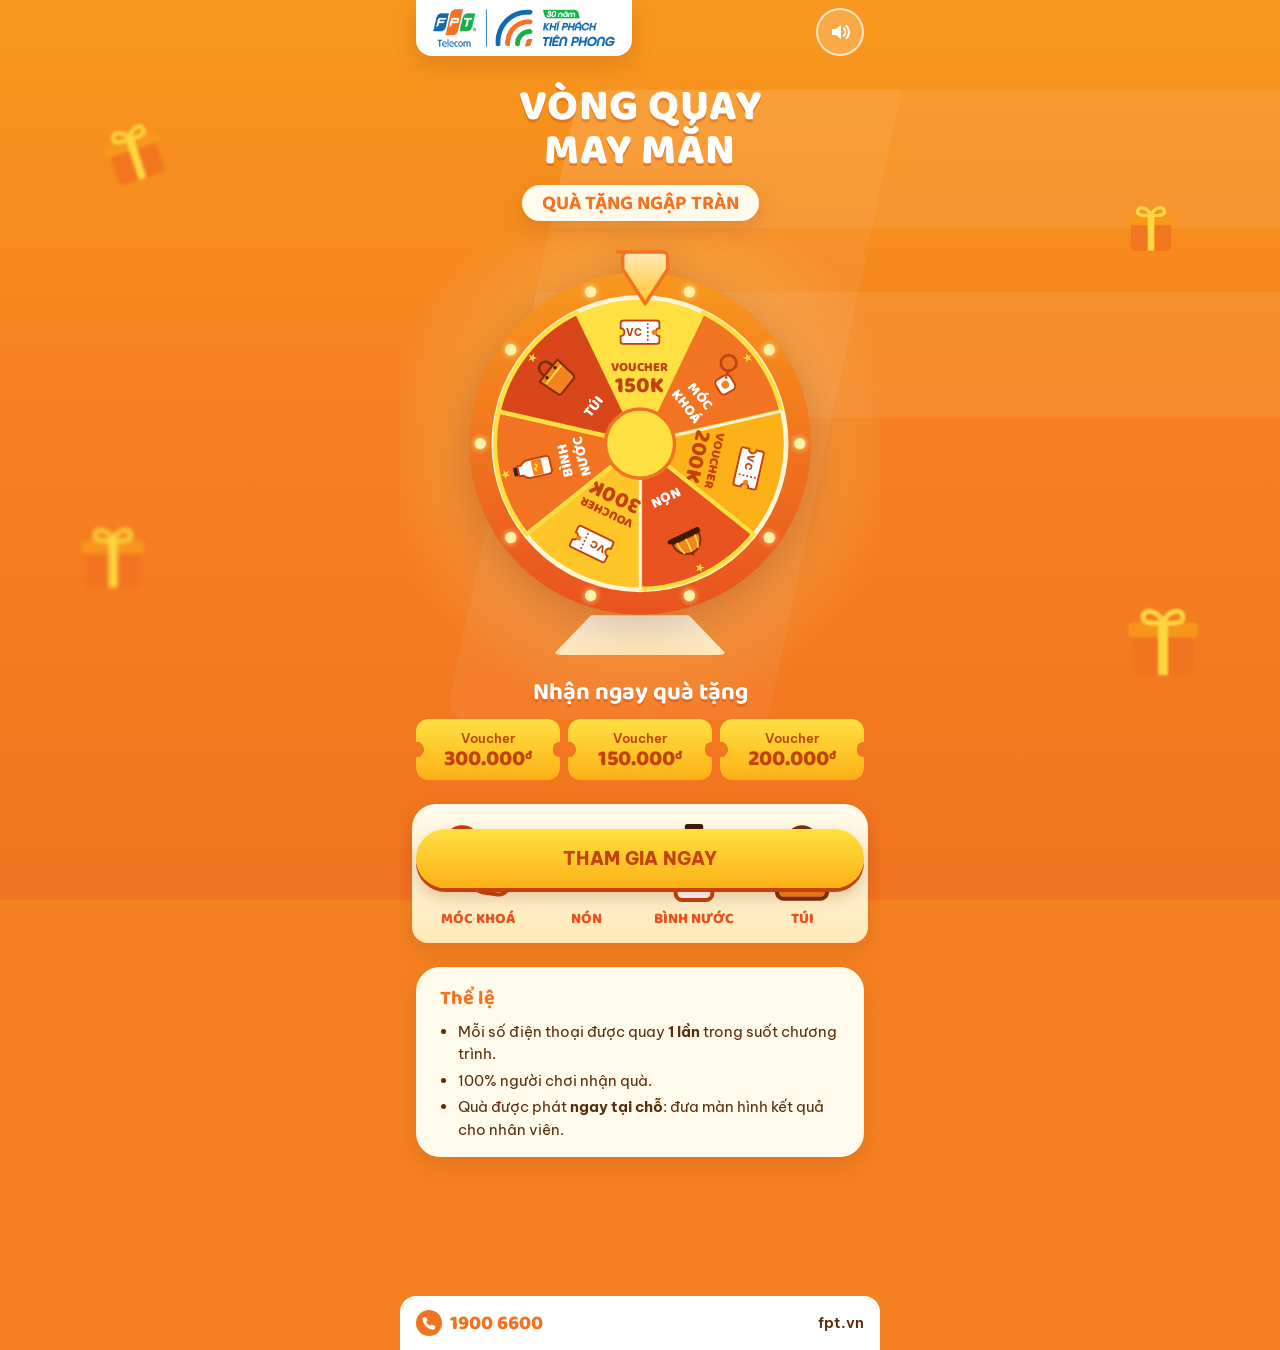
<file: public/index.html>
<!doctype html>
<html lang="vi">
<head>
  <meta charset="utf-8">
  <meta name="viewport" content="width=device-width, initial-scale=1, viewport-fit=cover">
  <meta name="theme-color" content="#F58220">
  <title>Vòng quay may mắn – FPT Telecom</title>
  <meta name="description" content="Vòng quay may mắn – Quà tặng ngập tràn cùng FPT Telecom">
  <link rel="icon" type="image/png" href="assets/favicon.png">
  <link rel="preconnect" href="https://fonts.googleapis.com">
  <link rel="preconnect" href="https://fonts.gstatic.com" crossorigin>
  <link href="https://fonts.googleapis.com/css2?family=Baloo+2:wght@600;700;800&family=Be+Vietnam+Pro:wght@400;500;600;700;800&display=swap&subset=vietnamese" rel="stylesheet">
  <link rel="stylesheet" href="token.css">
  <link rel="stylesheet" href="style.css">
</head>
<body>
  <!-- Icon dùng chung (hình vẽ tạm – thay bằng ảnh thật sau) -->
  <svg width="0" height="0" style="position:absolute" aria-hidden="true">
    <defs>
      <symbol id="ic-voucher" viewBox="0 0 64 40">
        <path d="M6 2h52a4 4 0 0 1 4 4v8a6 6 0 0 0 0 12v8a4 4 0 0 1-4 4H6a4 4 0 0 1-4-4v-8a6 6 0 0 0 0-12V6a4 4 0 0 1 4-4z" fill="#FFF" stroke="#C2410C" stroke-width="3"/>
        <path d="M44 6v28" stroke="#C2410C" stroke-width="2.5" stroke-dasharray="3 3"/>
        <text x="23" y="26" text-anchor="middle" font-family="Baloo 2, sans-serif" font-weight="800" font-size="15" fill="#C2410C">VC</text>
        <circle cx="54" cy="20" r="4" fill="#F58220"/>
      </symbol>
      <symbol id="ic-raincoat" viewBox="0 0 64 64">
        <path d="M32 4c-9 0-15 7-15 15v4L7 54c-1 3 1 6 4 6h42c3 0 5-3 4-6L47 23v-4c0-8-6-15-15-15z" fill="#FFF" stroke="#C2410C" stroke-width="3" stroke-linejoin="round"/>
        <path d="M23 20c2-6 6-9 9-9s7 3 9 9c-3 2-6 3-9 3s-6-1-9-3z" fill="#FFE9B8" stroke="#C2410C" stroke-width="2.5" stroke-linejoin="round"/>
        <path d="M32 26v32" stroke="#C2410C" stroke-width="2.5"/>
        <path d="M21 34h-5M48 34h-5" stroke="#F58220" stroke-width="3" stroke-linecap="round"/>
        <rect x="35" y="30" width="9" height="5" rx="1.5" fill="#F58220"/>
      </symbol>
      <symbol id="ic-helmet" viewBox="0 0 64 64">
        <path d="M8 40c0-15 10-27 24-27s24 12 24 27v4H8z" fill="#F58220" stroke="#7A2E05" stroke-width="3" stroke-linejoin="round"/>
        <path d="M20 18c4-3 8-5 12-5s8 2 12 5" fill="none" stroke="#FFE042" stroke-width="3" stroke-linecap="round"/>
        <path d="M32 13v31" stroke="#FFE042" stroke-width="3"/>
        <path d="M4 44h56a3 3 0 0 1 0 6H4a3 3 0 0 1 0-6z" fill="#3D1A02"/>
        <path d="M16 50c0 6 4 9 9 9" fill="none" stroke="#3D1A02" stroke-width="2.5" stroke-linecap="round"/>
      </symbol>
      <symbol id="ic-keychain" viewBox="0 0 64 64">
        <circle cx="20" cy="18" r="12" fill="none" stroke="#C2410C" stroke-width="4"/>
        <path d="M28 26l6 6" stroke="#C2410C" stroke-width="4" stroke-linecap="round"/>
        <rect x="30" y="30" width="26" height="26" rx="7" fill="#FFF" stroke="#C2410C" stroke-width="3" transform="rotate(8 43 43)"/>
        <circle cx="43" cy="43" r="6" fill="#F58220"/>
        <circle cx="35" cy="35" r="2.2" fill="#C2410C"/>
      </symbol>
      <symbol id="ic-cap" viewBox="0 0 64 64">
        <path d="M10 40c0-14 9-24 22-24s22 10 22 24z" fill="#F58220" stroke="#7A2E05" stroke-width="3" stroke-linejoin="round"/>
        <path d="M32 16v24M21 19c-3 6-4 13-4 21M43 19c3 6 4 13 4 21" stroke="#FFE042" stroke-width="2.5" fill="none"/>
        <circle cx="32" cy="15" r="3" fill="#7A2E05"/>
        <path d="M8 40h40c8 0 12 3 12 6 0 2-2 3-5 3H10a4 4 0 0 1-4-4c0-3 1-5 2-5z" fill="#3D1A02"/>
      </symbol>
      <symbol id="ic-bottle" viewBox="0 0 64 64">
        <rect x="25" y="3" width="14" height="7" rx="2" fill="#3D1A02"/>
        <path d="M24 10h16v6c4 3 6 7 6 12v28a5 5 0 0 1-5 5H23a5 5 0 0 1-5-5V28c0-5 2-9 6-12z" fill="#FFF" stroke="#C2410C" stroke-width="3" stroke-linejoin="round"/>
        <path d="M20 32h24v16H20z" fill="#F58220"/>
        <path d="M27 38c2-3 4-3 5 0s3 3 5 0" stroke="#FFE042" stroke-width="2.5" fill="none" stroke-linecap="round"/>
      </symbol>
      <symbol id="ic-bag" viewBox="0 0 64 64">
        <path d="M22 22v-6a10 10 0 0 1 20 0v6" fill="none" stroke="#7A2E05" stroke-width="4" stroke-linecap="round"/>
        <path d="M10 22h44l-3 34a5 5 0 0 1-5 4H18a5 5 0 0 1-5-4z" fill="#F58220" stroke="#7A2E05" stroke-width="3" stroke-linejoin="round"/>
        <path d="M14 32h36" stroke="#FFE042" stroke-width="3"/>
        <circle cx="22" cy="27" r="2.5" fill="#3D1A02"/><circle cx="42" cy="27" r="2.5" fill="#3D1A02"/>
      </symbol>
      <symbol id="ic-gift" viewBox="0 0 64 64">
        <rect x="8" y="26" width="48" height="34" rx="4" fill="#F27321"/>
        <rect x="4" y="18" width="56" height="12" rx="3" fill="#F8981D"/>
        <rect x="28" y="18" width="8" height="42" fill="#FFE042"/>
        <path d="M32 18c-4-10-16-12-16-4 0 5 9 5 16 4zM32 18c4-10 16-12 16-4 0 5-9 5-16 4z" fill="none" stroke="#FFE042" stroke-width="4" stroke-linejoin="round"/>
      </symbol>
      <symbol id="ic-phone" viewBox="0 0 24 24">
        <circle cx="12" cy="12" r="12" fill="currentColor"/>
        <path d="M9.2 6.5l1.3 2.6c.2.4.1.8-.2 1.1l-.9.8a8 8 0 0 0 3.6 3.6l.8-.9c.3-.3.7-.4 1.1-.2l2.6 1.3c.4.2.6.7.4 1.1l-.5 1.4c-.2.6-.8.9-1.4.8A10.5 10.5 0 0 1 6 8.4c-.1-.6.2-1.2.8-1.4l1.4-.5c.4-.2.9 0 1 .4z" fill="#fff"/>
      </symbol>
      <symbol id="ic-sound-on" viewBox="0 0 24 24">
        <path d="M4 9h4l5-4v14l-5-4H4z" fill="currentColor"/>
        <path d="M16 8.5a5 5 0 0 1 0 7M18.5 6a8.5 8.5 0 0 1 0 12" fill="none" stroke="currentColor" stroke-width="2" stroke-linecap="round"/>
      </symbol>
      <symbol id="ic-sound-off" viewBox="0 0 24 24">
        <path d="M4 9h4l5-4v14l-5-4H4z" fill="currentColor"/>
        <path d="M16 9l5 6M21 9l-5 6" stroke="currentColor" stroke-width="2" stroke-linecap="round"/>
      </symbol>
    </defs>
  </svg>

  <!-- Trang trí nền -->
  <div class="decor" aria-hidden="true">
    <svg class="decor-gift g1"><use href="#ic-gift"/></svg>
    <svg class="decor-gift g2"><use href="#ic-gift"/></svg>
    <svg class="decor-gift g3"><use href="#ic-gift"/></svg>
    <svg class="decor-gift g4"><use href="#ic-gift"/></svg>
  </div>

  <div id="demo-banner" class="demo-banner" hidden>CHẾ ĐỘ DEMO – kết quả random trên máy, không lưu lên server</div>

  <header class="brand-header">
    <div class="brand">
      <img src="assets/logo-ftel30.png" width="184" height="40" alt="FPT Telecom – 30 năm Khí phách tiên phong">
    </div>
    <button type="button" id="btn-sound" class="sound-toggle" aria-pressed="true" aria-label="Tắt âm thanh">
      <svg class="i-on"><use href="#ic-sound-on"/></svg>
      <svg class="i-off"><use href="#ic-sound-off"/></svg>
    </button>
  </header>

  <main class="container">
    <!-- ========== MÀN 1: GIỚI THIỆU ========== -->
    <section id="screen-intro" class="screen" data-screen="intro">
      <h1 class="hero-title">Vòng quay<br>may mắn</h1>
      <p class="tagline-pill">Quà tặng ngập tràn</p>

      <div class="wheel-stage wheel-stage--preview">
        <div class="wheel-glow" aria-hidden="true"></div>
        <div class="wheel" id="wheel-preview" role="img" aria-label="Vòng quay 7 ô quà: Voucher 150.000đ, Móc khoá, Voucher 200.000đ, Nón, Voucher 300.000đ, Bình nước, Túi"></div>
      </div>

      <h2 class="section-title">Nhận ngay quà tặng</h2>
      <div class="voucher-row">
        <div class="voucher-ticket"><span>Voucher</span><b>300.000<sup>đ</sup></b></div>
        <div class="voucher-ticket"><span>Voucher</span><b>150.000<sup>đ</sup></b></div>
        <div class="voucher-ticket"><span>Voucher</span><b>200.000<sup>đ</sup></b></div>
      </div>
      <div class="gift-podium">
        <figure><svg><use href="#ic-keychain"/></svg><figcaption>Móc khoá</figcaption></figure>
        <figure><svg><use href="#ic-cap"/></svg><figcaption>Nón</figcaption></figure>
        <figure><svg><use href="#ic-bottle"/></svg><figcaption>Bình nước</figcaption></figure>
        <figure><svg><use href="#ic-bag"/></svg><figcaption>Túi</figcaption></figure>
      </div>

      <div class="rules">
        <h3>Thể lệ</h3>
        <ul>
          <li>Mỗi số điện thoại được quay <b>1 lần</b> trong suốt chương trình.</li>
          <li>100% người chơi nhận quà.</li>
          <li>Quà được phát <b>ngay tại chỗ</b>: đưa màn hình kết quả cho nhân viên.</li>
        </ul>
      </div>

      <div class="sticky-cta">
        <button type="button" class="btn btn-primary" id="btn-join">Tham gia ngay</button>
      </div>
    </section>

    <!-- ========== MÀN 2: NHẬP THÔNG TIN ========== -->
    <section id="screen-form" class="screen" data-screen="form" hidden>
      <h1 class="hero-title hero-title--sm">Thông tin<br>người chơi</h1>
      <form id="player-form" class="form-card" novalidate>
        <div class="field">
          <label for="f-name">Họ và tên</label>
          <input id="f-name" name="name" type="text" autocomplete="name" maxlength="50" placeholder="Nguyễn Văn A" aria-describedby="err-name" required>
          <p class="field-error" id="err-name" role="alert"></p>
        </div>
        <div class="field">
          <label for="f-phone">Số điện thoại</label>
          <input id="f-phone" name="phone" type="tel" inputmode="tel" autocomplete="tel" maxlength="16" placeholder="09xx xxx xxx" aria-describedby="err-phone" required>
          <p class="field-error" id="err-phone" role="alert"></p>
        </div>
        <div class="field">
          <label for="f-area">Khu vực</label>
          <div class="select-wrap">
            <select id="f-area" name="area" aria-describedby="err-area" required>
              <option value="" selected disabled>-- Chọn khu vực --</option>
              <option value="Tân Bình">Tân Bình</option>
              <option value="Quận 4">Quận 4</option>
              <option value="Quận 6">Quận 6</option>
              <option value="Khác">Khác</option>
            </select>
          </div>
          <p class="field-error" id="err-area" role="alert"></p>
        </div>
        <div class="field" id="field-area-other" hidden>
          <label for="f-area-other">Nhập khu vực của bạn</label>
          <input id="f-area-other" name="areaOther" type="text" autocomplete="address-level2" maxlength="50" placeholder="VD: Quận 7, Bình Thạnh…" aria-describedby="err-areaOther">
          <p class="field-error" id="err-areaOther" role="alert"></p>
        </div>
        <div class="field">
          <label class="consent">
            <input type="checkbox" id="f-consent" name="consent">
            <span>Tôi đồng ý cho chương trình lưu thông tin để liên hệ trao quà</span>
          </label>
          <p class="field-error" id="err-consent" role="alert"></p>
        </div>

        <p class="form-alert" id="form-alert" role="alert" hidden></p>

        <button type="submit" class="btn btn-primary btn-block" id="btn-start" disabled>Bắt đầu quay</button>
        <button type="button" class="btn btn-link" id="btn-back-intro">← Quay lại</button>
      </form>
    </section>

    <!-- ========== MÀN 3: VÒNG QUAY ========== -->
    <section id="screen-wheel" class="screen" data-screen="wheel" hidden>
      <h1 class="hero-title hero-title--sm">Vòng quay<br>may mắn</h1>
      <p class="tagline-pill" id="wheel-hint">Bấm QUAY để thử vận may!</p>

      <div class="wheel-stage">
        <div class="wheel-glow" aria-hidden="true"></div>
        <div class="wheel" id="wheel-play" role="img" aria-label="Vòng quay may mắn"></div>
        <button type="button" class="go-button" id="btn-spin" aria-label="Quay">QUAY</button>
      </div>

      <div class="spin-error" id="spin-error" role="alert" hidden>
        <p>Mất kết nối, vui lòng thử lại</p>
        <button type="button" class="btn btn-secondary" id="btn-retry">Thử lại</button>
      </div>
    </section>

    <footer class="footer-bar">
      <a href="tel:19006600" class="hotline"><svg><use href="#ic-phone"/></svg>1900 6600</a>
      <a href="https://fpt.vn" target="_blank" rel="noopener" class="site">fpt.vn</a>
    </footer>
  </main>

  <!-- ========== POPUP KẾT QUẢ ========== -->
  <div class="modal" id="result-modal" hidden>
    <canvas class="confetti" id="confetti" aria-hidden="true"></canvas>
    <div class="result-modal" role="dialog" aria-modal="true" aria-labelledby="result-title">
      <h2 class="result-title" id="result-title">Chúc mừng!</h2>
      <p class="result-sub" id="result-sub">Bạn đã trúng</p>
      <div class="result-prize" id="result-prize"></div>
      <p class="result-prize-name" id="result-prize-name"></p>

      <dl class="result-info">
        <div id="row-name"><dt>Họ tên</dt><dd id="r-name"></dd></div>
        <div><dt>Số điện thoại</dt><dd id="r-phone"></dd></div>
        <div><dt>Khu vực</dt><dd id="r-area"></dd></div>
        <div><dt>Thời gian</dt><dd id="r-time"></dd></div>
      </dl>

      <div class="claim-code">
        <span>Mã nhận quà</span>
        <b id="r-code"></b>
      </div>
      <p class="result-guide">Vui lòng đưa màn hình này cho nhân viên để nhận quà ngay tại chỗ.</p>

      <button type="button" class="btn btn-primary btn-block" id="btn-save">Lưu ảnh kết quả</button>
      <button type="button" class="btn btn-link" id="btn-close-dup" hidden>Đóng</button>
    </div>
  </div>

  <!-- Xem ảnh đã lưu (dự phòng khi trình duyệt không tự tải) -->
  <div class="modal" id="image-modal" hidden>
    <div class="result-modal image-modal">
      <p class="result-guide">Nếu ảnh chưa tự tải về, <b>nhấn giữ ảnh</b> để lưu.</p>
      <img id="saved-image" alt="Ảnh kết quả vòng quay">
      <button type="button" class="btn btn-secondary btn-block" id="btn-close-image">Đóng</button>
    </div>
  </div>

  <script src="game.js"></script>
</body>
</html>
</file>
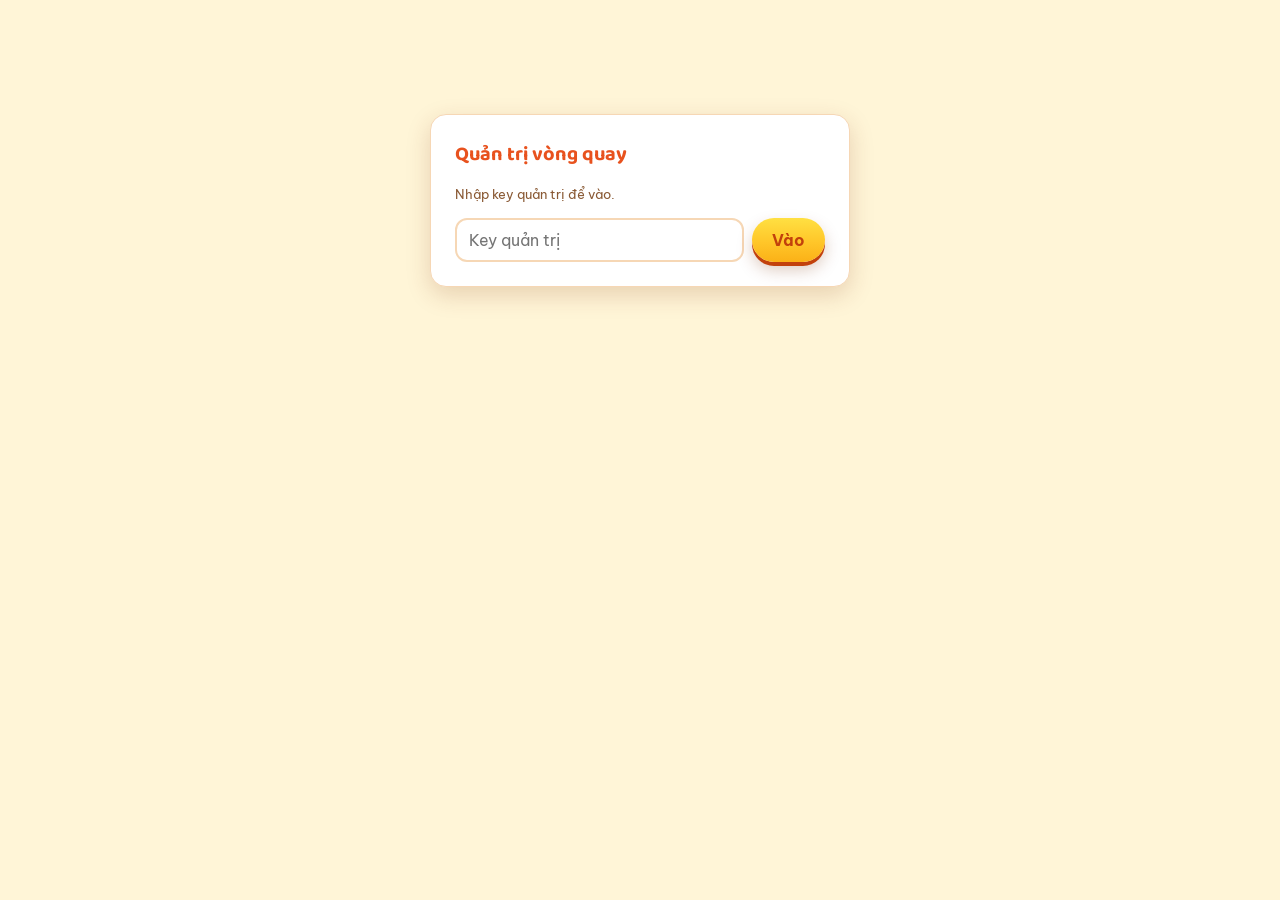
<file: public/admin.html>
<!doctype html>
<html lang="vi">
<head>
  <meta charset="utf-8">
  <meta name="viewport" content="width=device-width, initial-scale=1">
  <meta name="robots" content="noindex, nofollow">
  <title>Quản trị – Vòng quay may mắn</title>
  <link rel="icon" type="image/png" href="assets/favicon.png">
  <link rel="preconnect" href="https://fonts.googleapis.com">
  <link rel="preconnect" href="https://fonts.gstatic.com" crossorigin>
  <link href="https://fonts.googleapis.com/css2?family=Baloo+2:wght@700;800&family=Be+Vietnam+Pro:wght@400;500;600;700&display=swap&subset=vietnamese" rel="stylesheet">
  <link rel="stylesheet" href="token.css">
  <style>
    body { background: var(--cream-100); color: var(--ink); }
    .wrap { max-width: 1100px; margin: 0 auto; padding: var(--space-lg) var(--gutter) var(--space-xxl); }
    header { display: flex; flex-wrap: wrap; gap: var(--space-sm); align-items: center; justify-content: space-between; margin-bottom: var(--space-lg); }
    header .brand { display: flex; align-items: center; gap: var(--space-sm); }
    header img { width: 48px; }
    h1 { margin: 0; font-family: var(--font-display); font-size: 26px; color: var(--orange-700); line-height: 1.1; }
    h2 { margin: 0 0 var(--space-md); font-family: var(--font-display); font-size: 20px; color: var(--orange-700); }
    .muted { color: var(--muted); font-size: var(--fs-caption); }
    .card { background: var(--white); border: 1px solid var(--hairline); border-radius: var(--radius-lg); padding: var(--space-lg); margin-bottom: var(--space-lg); box-shadow: var(--shadow-card); }
    .btn { display: inline-flex; align-items: center; justify-content: center; gap: 6px; min-height: 44px; padding: 0 20px; border-radius: var(--radius-pill); border: 0; font: inherit; font-weight: 700; cursor: pointer; text-decoration: none; }
    .btn-primary { background: var(--grad-voucher); color: var(--orange-800); box-shadow: var(--shadow-button); }
    .btn-primary:active { transform: translateY(3px); box-shadow: var(--shadow-button-pressed); }
    .btn-primary:disabled { background: var(--cream-200); color: var(--muted); box-shadow: none; cursor: not-allowed; }
    .btn-ghost { background: var(--white); color: var(--orange-700); border: 2px solid var(--orange-500); }
    input, select { font: inherit; font-size: 16px; height: 44px; padding: 0 12px; border: 2px solid var(--hairline); border-radius: var(--radius-md); background: var(--white); color: var(--ink); }
    input:focus, select:focus { outline: none; border-color: var(--orange-500); box-shadow: var(--ring-focus); }
    .alert { padding: var(--space-sm) var(--space-md); border-radius: var(--radius-md); font-weight: 600; margin-top: var(--space-sm); }
    .alert.err { background: var(--error-bg); color: var(--error); }
    .alert.ok { background: #E8F6EB; color: var(--success); }
    #login { max-width: 420px; margin: 10vh auto; }
    #login form { display: flex; gap: var(--space-xs); }
    #login input { flex: 1; min-width: 0; }

    .stock-grid { display: grid; grid-template-columns: repeat(auto-fit, minmax(240px, 1fr)); gap: var(--space-md); }
    .stock-item { border: 2px solid var(--hairline); border-radius: var(--radius-md); padding: var(--space-md); }
    .stock-item label { display: block; font-weight: 700; margin-bottom: var(--space-xs); }
    .stock-item input { width: 100%; }
    .stock-meta { margin-top: var(--space-xs); font-size: 15px; }
    .tag-out { display: inline-block; margin-top: var(--space-xs); background: var(--error-bg); color: var(--error); font-weight: 700; font-size: var(--fs-caption); border-radius: var(--radius-pill); padding: 2px 10px; }

    .tiles { display: grid; grid-template-columns: repeat(auto-fit, minmax(150px, 1fr)); gap: var(--space-sm); margin-bottom: var(--space-lg); }
    .tile { background: var(--white); border: 1px solid var(--hairline); border-radius: var(--radius-md); padding: var(--space-sm) var(--space-md); }
    .tile .l { color: var(--muted); font-size: var(--fs-caption); }
    .tile .v { font-family: var(--font-display); font-size: 30px; font-weight: 800; color: var(--orange-700); line-height: 1.1; font-variant-numeric: tabular-nums; }
    .tile .s { color: var(--muted); font-size: 12px; }

    .tbl-wrap { overflow-x: auto; }
    table { border-collapse: collapse; width: 100%; font-size: 14px; font-variant-numeric: tabular-nums; }
    th, td { padding: 8px 10px; border-bottom: 1px solid var(--hairline); text-align: left; white-space: nowrap; }
    th { background: var(--cream-50); color: var(--body); font-size: 12px; text-transform: uppercase; letter-spacing: .03em; position: sticky; top: 0; }
    td.num, th.num { text-align: right; }
    tr.total td { font-weight: 700; background: var(--cream-50); }
    .pill { display: inline-block; border-radius: var(--radius-pill); padding: 2px 10px; font-size: 12px; font-weight: 700; background: var(--cream-100); color: var(--orange-800); }
    .pill.gift { background: var(--orange-500); color: var(--white); }
    .filters { display: flex; flex-wrap: wrap; gap: var(--space-xs); margin-bottom: var(--space-sm); }
    .filters input[type=search] { flex: 1 1 220px; }
    .empty { text-align: center; color: var(--muted); padding: var(--space-lg); }
  </style>
</head>
<body>
  <div class="wrap">
    <!-- Đăng nhập -->
    <section id="login" class="card">
      <h2>Quản trị vòng quay</h2>
      <p class="muted">Nhập key quản trị để vào.</p>
      <form id="login-form">
        <input type="password" id="key" autocomplete="current-password" placeholder="Key quản trị" required>
        <button class="btn btn-primary" type="submit">Vào</button>
      </form>
      <div id="login-alert" class="alert err" hidden></div>
    </section>

    <!-- Trang chính -->
    <div id="app" hidden>
      <header>
        <div class="brand">
          <img src="assets/logo-ftel.png" alt="FPT Telecom">
          <div>
            <h1>Vòng quay may mắn – Quản trị</h1>
            <div class="muted" id="updated"></div>
          </div>
        </div>
        <div class="filters" style="margin:0">
          <button class="btn btn-ghost" id="btn-reload" type="button">↻ Tải lại</button>
          <a class="btn btn-primary" id="btn-csv" href="#">⤓ Tải CSV</a>
          <button class="btn btn-ghost" id="btn-logout" type="button">Thoát</button>
        </div>
      </header>

      <section class="card">
        <h2>Số lượng quà hiện vật</h2>
        <form id="stock-form">
          <div class="stock-grid">
            <div class="stock-item">
              <label for="s-MOCKHOA">Móc khoá – tổng số lượng</label>
              <input id="s-MOCKHOA" type="number" inputmode="numeric" min="0" step="1">
              <div class="stock-meta" id="m-MOCKHOA"></div>
            </div>
            <div class="stock-item">
              <label for="s-NON">Nón – tổng số lượng</label>
              <input id="s-NON" type="number" inputmode="numeric" min="0" step="1">
              <div class="stock-meta" id="m-NON"></div>
            </div>
            <div class="stock-item">
              <label for="s-BINHNUOC">Bình nước – tổng số lượng</label>
              <input id="s-BINHNUOC" type="number" inputmode="numeric" min="0" step="1">
              <div class="stock-meta" id="m-BINHNUOC"></div>
            </div>
            <div class="stock-item">
              <label for="s-TUI">Túi – tổng số lượng</label>
              <input id="s-TUI" type="number" inputmode="numeric" min="0" step="1">
              <div class="stock-meta" id="m-TUI"></div>
            </div>
          </div>
          <div style="margin-top:var(--space-md)">
            <button class="btn btn-primary" type="submit" id="btn-save-stock">Lưu</button>
          </div>
          <div id="stock-alert" class="alert" hidden></div>
        </form>
      </section>

      <div class="tiles" id="tiles"></div>

      <section class="card">
        <h2>Quà đã phát theo khu vực</h2>
        <div class="tbl-wrap"><table id="tbl-area"></table></div>
      </section>

      <section class="card">
        <h2>Tỉ lệ thực tế so với cấu hình</h2>
        <div class="tbl-wrap"><table id="tbl-rate"></table></div>
        <p class="muted" id="swapped"></p>
      </section>

      <section class="card">
        <h2>Theo ngày</h2>
        <div class="tbl-wrap"><table id="tbl-day"></table></div>
      </section>

      <section class="card">
        <h2>Danh sách người trúng</h2>
        <div class="filters">
          <input type="search" id="q" placeholder="Tìm SĐT hoặc mã nhận quà…">
          <select id="f-area"><option value="">Tất cả khu vực</option></select>
          <select id="f-prize"><option value="">Tất cả quà</option></select>
          <input type="date" id="f-day" aria-label="Lọc theo ngày">
        </div>
        <div class="muted" id="count"></div>
        <div class="tbl-wrap">
          <table id="tbl-list">
            <thead><tr><th>Thời gian</th><th>Họ tên</th><th>SĐT</th><th>Khu vực</th><th>Quà</th><th>Mã nhận quà</th><th>Nguồn</th></tr></thead>
            <tbody></tbody>
          </table>
        </div>
      </section>
    </div>
  </div>

  <script>
  (() => {
    "use strict";
    // Phải giống API_BASE trong game.js ("/api" = Worker cùng domain)
    const API_BASE = "/api";

    const PRIZES = [
      { code: "V150", name: "Voucher 150.000đ", gift: false },
      { code: "MOCKHOA", name: "Móc khoá", gift: true },
      { code: "V200", name: "Voucher 200.000đ", gift: false },
      { code: "NON", name: "Nón", gift: true },
      { code: "V300", name: "Voucher 300.000đ", gift: false },
      { code: "BINHNUOC", name: "Bình nước", gift: true },
      { code: "TUI", name: "Túi", gift: true },
    ];
    const GIFT_CODES = PRIZES.filter((p) => p.gift).map((p) => p.code);
    const ORDER = ["V150", "V200", "V300", ...GIFT_CODES]; // thứ tự cột hiển thị
    const AREAS = ["Tân Bình", "Quận 4", "Quận 6", "Khác"]; // "Khác": danh sách hiện thêm nội dung tự nhập
    const $ = (s) => document.querySelector(s);
    const pname = (c) => (PRIZES.find((p) => p.code === c) || { name: c }).name;
    const num = (n) => Number(n || 0).toLocaleString("vi-VN");
    const pct = (x) => (x * 100).toLocaleString("vi-VN", { maximumFractionDigits: 1 }) + "%";
    const esc = (s) => String(s ?? "").replace(/[&<>"']/g, (c) => ({ "&": "&amp;", "<": "&lt;", ">": "&gt;", '"': "&quot;", "'": "&#39;" })[c]);
    const base = () => API_BASE.replace(/\/+$/, "");
    let KEY = "";
    try { KEY = sessionStorage.getItem("vq2_admin_key") || ""; } catch {}

    async function get(qs) {
      const r = await fetch(base() + qs + (qs.includes("?") ? "&" : "?") + "key=" + encodeURIComponent(KEY));
      const d = await r.json().catch(() => null);
      if (!d) throw new Error("Không đọc được dữ liệu từ server");
      if (r.status === 403) { const e = new Error(d.message || "Sai key"); e.auth = true; throw e; }
      if (d.result !== "ok") throw new Error(d.message || "Lỗi server");
      return d;
    }

    function showAlert(el, msg, ok) {
      el.textContent = msg; el.hidden = !msg;
      el.className = "alert " + (ok ? "ok" : "err");
    }

    // ----- Đăng nhập -----
    $("#login-form").addEventListener("submit", async (e) => {
      e.preventDefault();
      KEY = $("#key").value.trim();
      await load(true);
    });
    $("#btn-logout").addEventListener("click", () => {
      KEY = ""; try { sessionStorage.removeItem("vq2_admin_key"); } catch {}
      $("#app").hidden = true; $("#login").hidden = false; $("#key").value = "";
    });
    $("#btn-reload").addEventListener("click", () => load(false));

    async function load(fromLogin) {
      if (!API_BASE) {
        showAlert($("#login-alert"), "Chưa cấu hình API_BASE (URL Worker) trong admin.html.");
        return;
      }
      try {
        const [sum, list] = await Promise.all([get("/?action=summary"), get("/?action=list")]);
        try { sessionStorage.setItem("vq2_admin_key", KEY); } catch {}
        $("#login").hidden = true; $("#app").hidden = false;
        $("#btn-csv").href = base() + "/?action=export&key=" + encodeURIComponent(KEY);
        renderSummary(sum);
        renderList(list.rows || []);
      } catch (err) {
        if (err.auth || fromLogin) {
          $("#app").hidden = true; $("#login").hidden = false;
          showAlert($("#login-alert"), err.auth ? "Sai key quản trị." : "Không kết nối được server: " + err.message);
        } else {
          alert("Không tải được dữ liệu: " + err.message);
        }
      }
    }

    // ----- Tồn kho -----
    function renderStock(stock) {
      for (const code of GIFT_CODES) {
        const s = stock[code] || { total: 0, used: 0, remaining: 0 };
        $("#s-" + code).value = s.total;
        $("#s-" + code).min = s.used;
        $("#m-" + code).innerHTML = `Đã phát: <b>${num(s.used)}</b> · Còn lại: <b>${num(s.remaining)}</b>` +
          (s.remaining === 0 ? `<br><span class="tag-out">Đã hết – đang đổi sang voucher</span>` : "");
      }
    }

    $("#stock-form").addEventListener("submit", async (e) => {
      e.preventDefault();
      const body = { key: KEY };
      for (const code of GIFT_CODES) {
        const v = $("#s-" + code).value.trim();
        if (v === "") continue;
        const n = Number(v);
        if (!Number.isInteger(n) || n < 0) { showAlert($("#stock-alert"), `Số lượng ${pname(code)} phải là số nguyên ≥ 0`); return; }
        if (n < Number($("#s-" + code).min || 0)) { showAlert($("#stock-alert"), `${pname(code)}: đã phát ${$("#s-" + code).min}, không thể nhập nhỏ hơn số này`); return; }
        body[code] = n;
      }
      const btn = $("#btn-save-stock");
      btn.disabled = true;
      try {
        const r = await fetch(base() + "/admin/stock", { method: "POST", headers: { "Content-Type": "application/json" }, body: JSON.stringify(body) });
        const d = await r.json().catch(() => null);
        if (!d || d.result !== "ok") throw new Error((d && d.message) || "Lưu không thành công");
        renderStock(d.stock);
        showAlert($("#stock-alert"), "Đã lưu số lượng quà.", true);
      } catch (err) {
        showAlert($("#stock-alert"), err.message);
      } finally {
        btn.disabled = false;
      }
    });

    // ----- Thống kê -----
    function renderSummary(s) {
      $("#updated").textContent = "Cập nhật lúc " + s.now + (s.open ? "" : " · Chương trình đang KHOÁ");
      renderStock(s.stock);
      const count = (c) => (s.prizes.find((p) => p.code === c) || {}).count || 0;
      const vouchers = count("V150") + count("V200") + count("V300");
      const tile = (l, v, sub) => `<div class="tile"><div class="l">${esc(l)}</div><div class="v">${esc(v)}</div><div class="s">${esc(sub || "")}</div></div>`;
      $("#tiles").innerHTML =
        tile("Tổng lượt chơi", num(s.total)) +
        tile("Voucher giấy đã phát", num(vouchers), `150k: ${num(count("V150"))} · 200k: ${num(count("V200"))} · 300k: ${num(count("V300"))}`) +
        GIFT_CODES.map((c) => tile(pname(c) + " đã phát", num(count(c)), "Còn lại: " + num((s.stock[c] || {}).remaining))).join("");

      const head = `<thead><tr><th>Khu vực</th>${ORDER.map((c) => `<th class="num">${esc(pname(c))}</th>`).join("")}<th class="num">Tổng</th></tr></thead>`;
      const rows = s.areas.map((a) => `<tr><td>${esc(a.area)}</td>${ORDER.map((c) => `<td class="num">${num(a.counts[c])}</td>`).join("")}<td class="num"><b>${num(a.total)}</b></td></tr>`).join("");
      const tot = `<tr class="total"><td>Tổng</td>${ORDER.map((c) => `<td class="num">${num(count(c))}</td>`).join("")}<td class="num">${num(s.total)}</td></tr>`;
      $("#tbl-area").innerHTML = head + "<tbody>" + rows + tot + "</tbody>";

      $("#tbl-rate").innerHTML = `<thead><tr><th>Quà</th><th class="num">Đã phát</th><th class="num">Tỉ lệ cấu hình</th><th class="num">Tỉ lệ thực tế</th></tr></thead><tbody>` +
        ORDER.map((c) => { const p = s.prizes.find((x) => x.code === c); return `<tr><td>${esc(p.name)}</td><td class="num">${num(p.count)}</td><td class="num">${pct(p.config_rate)}</td><td class="num">${pct(p.actual_rate)}</td></tr>`; }).join("") + "</tbody>";
      $("#swapped").textContent = s.swapped_to_voucher ? `${num(s.swapped_to_voucher)} lượt quay trúng quà hiện vật nhưng đã hết hàng → được đổi sang voucher (tỉ lệ thực tế vì vậy lệch so với cấu hình).` : "";

      $("#tbl-day").innerHTML = `<thead><tr><th>Ngày</th>${ORDER.map((c) => `<th class="num">${esc(pname(c))}</th>`).join("")}<th class="num">Tổng</th></tr></thead><tbody>` +
        (s.days.length ? s.days.map((d) => `<tr><td>${esc(d.day.split("-").reverse().join("/"))}</td>${ORDER.map((c) => `<td class="num">${num(d.counts[c])}</td>`).join("")}<td class="num"><b>${num(d.total)}</b></td></tr>`).join("")
          : `<tr><td colspan="${ORDER.length + 2}" class="empty">Chưa có lượt chơi</td></tr>`) + "</tbody>";
    }

    // ----- Danh sách -----
    let ROWS = [];
    AREAS.forEach((a) => $("#f-area").insertAdjacentHTML("beforeend", `<option>${esc(a)}</option>`));
    ORDER.forEach((c) => $("#f-prize").insertAdjacentHTML("beforeend", `<option value="${c}">${esc(pname(c))}</option>`));
    ["#q", "#f-area", "#f-prize", "#f-day"].forEach((s) => $(s).addEventListener("input", applyFilter));

    function renderList(rows) {
      ROWS = rows;
      $("#tbl-list tbody").innerHTML = rows.map((r, i) => {
        const swapped = r.rolled_code && r.rolled_code !== r.prize_code ? ` <span class="muted">(quay ra ${esc(pname(r.rolled_code))})</span>` : "";
        const gift = GIFT_CODES.includes(r.prize_code);
        return `<tr data-i="${i}"><td>${esc(r.created_at)}</td><td>${esc(r.name)}</td><td>${esc(r.phone)}</td><td>${esc(r.area)}${r.area === "Khác" && r.area_other ? ": " + esc(r.area_other) : ""}</td>` +
          `<td><span class="pill${gift ? " gift" : ""}">${esc(r.prize_name)}</span>${swapped}</td><td><b>${esc(r.claim_code)}</b></td><td>${esc(r.src)}</td></tr>`;
      }).join("") || `<tr><td colspan="7" class="empty">Chưa có lượt chơi</td></tr>`;
      applyFilter();
    }

    function applyFilter() {
      const q = $("#q").value.trim().toUpperCase().replace(/\s+/g, "");
      const area = $("#f-area").value, prize = $("#f-prize").value, day = $("#f-day").value;
      let n = 0;
      document.querySelectorAll("#tbl-list tbody tr[data-i]").forEach((tr) => {
        const r = ROWS[tr.dataset.i];
        const show = (!q || r.phone.includes(q) || r.claim_code.toUpperCase().includes(q)) &&
          (!area || r.area === area) && (!prize || r.prize_code === prize) && (!day || r.day === day);
        tr.hidden = !show; if (show) n++;
      });
      $("#count").textContent = `Đang hiển thị ${num(n)} / ${num(ROWS.length)} lượt`;
    }

    if (KEY) load(false).catch(() => {});
  })();
  </script>
</body>
</html>
</file>
<file: public/token.css>
/* =========================================================================
   token.css – Design tokens minigame "Vòng quay may mắn" – FPT Telecom
   Nguồn: DESIGN.md. Đổi giá trị ở đây, không viết cứng màu trong component.

   Font (đặt trong <head> trước file này):
   <link rel="preconnect" href="https://fonts.googleapis.com">
   <link rel="preconnect" href="https://fonts.gstatic.com" crossorigin>
   <link href="https://fonts.googleapis.com/css2?family=Baloo+2:wght@600;700;800&family=Be+Vietnam+Pro:wght@400;500;600;700;800&display=swap&subset=vietnamese" rel="stylesheet">
   ========================================================================= */

:root {
  /* ---------- Màu: cam FPT ---------- */
  --orange-300: #FFB27A;
  --orange-400: #F8981D;
  --orange-500: #F58220;
  --orange-600: #F27321;
  --orange-700: #E8521E;
  --orange-800: #C2410C;
  --orange-900: #7A2E05;

  /* ---------- Màu: vàng vòng quay & voucher ---------- */
  --yellow-200: #FFF1A8;
  --yellow-300: #FFE042;
  --yellow-400: #FFC629;
  --amber-500:  #FBB117;

  /* ---------- Màu: kem & trắng ---------- */
  --cream-50:  #FFFBEC;
  --cream-100: #FFF5D7;
  --cream-200: #FFE9B8;
  --white:     #FFFFFF;

  /* ---------- Màu logo FPT (chỉ cho logo) ---------- */
  --fpt-blue:   #1B5BAE;
  --fpt-green:  #4CB848;
  --fpt-orange: #F36F21;

  /* ---------- Chữ ---------- */
  --ink:       #3D1A02;
  --body:      #5C2D0A;
  --muted:     #8A5A35;
  --on-orange: #FFFFFF;
  --on-yellow: #C2410C;

  /* ---------- Trạng thái ---------- */
  --success:    #2E9E44;
  --error:      #D92D20;
  --error-bg:   #FFF1EF;
  --focus-ring: #1B5BAE;
  --hairline:   #F6D7B5;
  --overlay:    rgba(61, 26, 2, 0.6);

  /* ---------- Gradient ---------- */
  --grad-bg-page:   linear-gradient(180deg, var(--orange-400) 0%, var(--orange-500) 45%, var(--orange-600) 100%);
  --grad-wheel-rim: linear-gradient(180deg, var(--orange-400) 0%, var(--orange-700) 100%);
  --grad-go:        radial-gradient(circle at 35% 30%, #FF9A4D 0%, var(--orange-600) 55%, var(--orange-700) 100%);
  --grad-voucher:   linear-gradient(180deg, var(--yellow-300) 0%, var(--yellow-400) 55%, var(--amber-500) 100%);
  --grad-pointer:   linear-gradient(180deg, var(--cream-200) 0%, var(--yellow-400) 100%);
  --grad-podium:    linear-gradient(180deg, var(--cream-50) 0%, var(--cream-200) 100%);
  --grad-glow:      radial-gradient(circle, rgba(255, 241, 168, 0.9) 0%, rgba(255, 224, 66, 0) 70%);

  /* ---------- Font ---------- */
  --font-display: 'Baloo 2', 'Be Vietnam Pro', system-ui, sans-serif;
  --font-text:    'Be Vietnam Pro', system-ui, -apple-system, 'Segoe UI', Roboto, sans-serif;

  /* ---------- Cỡ chữ (mobile 375px) ---------- */
  --fs-display-xl: 44px;
  --fs-display-lg: 32px;
  --fs-display-md: 24px;
  --fs-title:      20px;
  --fs-prize:      22px;
  --fs-button:     18px;
  --fs-label:      15px;
  --fs-body:       16px;   /* >=16px để iOS không tự zoom khi focus input */
  --fs-caption:    13px;

  --fw-regular: 400;
  --fw-medium:  500;
  --fw-semi:    600;
  --fw-bold:    700;
  --fw-black:   800;

  --lh-tight:  1.0;
  --lh-snug:   1.2;
  --lh-normal: 1.5;

  /* ---------- Bo góc ---------- */
  --radius-sm:   8px;
  --radius-md:   12px;
  --radius-lg:   16px;
  --radius-xl:   24px;
  --radius-pill: 9999px;
  --radius-full: 50%;

  /* ---------- Khoảng cách ---------- */
  --space-xxs: 4px;
  --space-xs:  8px;
  --space-sm:  12px;
  --space-md:  16px;
  --space-lg:  24px;
  --space-xl:  32px;
  --space-xxl: 48px;

  /* ---------- Bóng (luôn ấm, không dùng đen) ---------- */
  --shadow-card:           0 8px 24px rgba(122, 46, 5, 0.18);
  --shadow-button:         0 4px 0 var(--orange-800), 0 8px 16px rgba(122, 46, 5, 0.25);
  --shadow-button-pressed: 0 1px 0 var(--orange-800), 0 2px 6px rgba(122, 46, 5, 0.25);
  --shadow-wheel:          0 12px 32px rgba(122, 46, 5, 0.35);
  --shadow-bulb:           0 0 10px 3px rgba(255, 241, 168, 0.95);
  --shadow-text-title:     0 3px 0 rgba(194, 65, 12, 0.35);
  --ring-focus:            0 0 0 4px rgba(245, 130, 32, 0.25);

  /* ---------- Bố cục ---------- */
  --container-max: 480px;
  --gutter:        16px;
  --header-h:      52px;
  --tap-min:       48px;
  --input-h:       52px;
  --button-h:      56px;

  /* ---------- Vòng quay ---------- */
  --wheel-size:      min(86vw, 380px);
  --wheel-rim-w:     18px;
  --wheel-slice-a:   var(--yellow-300);
  --wheel-slice-b:   var(--amber-500);
  --wheel-slice-c:   var(--yellow-400);   /* ô thứ 5, tránh 2 ô liền nhau trùng màu */
  --wheel-bulb-size: 12px;
  --go-size:         72px;

  /* ---------- Chuyển động ---------- */
  --ease-out:      cubic-bezier(0.22, 1, 0.36, 1);
  --ease-spin:     cubic-bezier(0.17, 0.67, 0.12, 0.99);
  --dur-fast:      150ms;
  --dur-base:      250ms;
  --dur-modal:     400ms;
  --dur-spin:      5s;
  --dur-bulb:      0.8s;
  --dur-float:     6s;

  /* ---------- Lớp ---------- */
  --z-decor:   0;
  --z-content: 1;
  --z-sticky:  10;
  --z-modal:   100;
}

/* Màn nhỏ */
@media (max-width: 359px) {
  :root {
    --fs-display-xl: 36px;
    --fs-display-lg: 28px;
    --fs-prize:      18px;
    --wheel-size:    90vw;
  }
}

/* Giảm chuyển động */
@media (prefers-reduced-motion: reduce) {
  :root {
    --dur-spin:  2.5s;
    --dur-bulb:  0s;
    --dur-float: 0s;
    --dur-modal: 0ms;
  }
}

/* =========================================================================
   Nền tảng dùng chung (tuỳ chọn – xoá nếu chỉ muốn lấy biến)
   ========================================================================= */

*, *::before, *::after { box-sizing: border-box; }

html, body { margin: 0; }

body {
  min-height: 100dvh;
  background: var(--orange-500) var(--grad-bg-page) fixed;
  color: var(--on-orange);
  font-family: var(--font-text);
  font-size: var(--fs-body);
  line-height: var(--lh-normal);
  -webkit-font-smoothing: antialiased;
  -webkit-tap-highlight-color: transparent;
}

.container {
  width: 100%;
  max-width: var(--container-max);
  margin-inline: auto;
  padding-inline: var(--gutter);
  padding-bottom: calc(var(--space-lg) + env(safe-area-inset-bottom));
}

:focus-visible {
  outline: 3px solid var(--focus-ring);
  outline-offset: 2px;
}
</file>
<file: public/style.css>
/* style.css – Vòng quay may mắn. Mọi giá trị lấy từ token.css (DESIGN.md). */

body {
  overflow-x: clip; /* clip (không phải hidden) để position: sticky của nút CTA vẫn hoạt động */
  position: relative;
}

body.is-locked { overflow: hidden; }

[hidden] { display: none !important; }

img, svg { display: block; }

button { font: inherit; cursor: pointer; }

/* ---------- Nền trang trí ---------- */
.decor {
  position: fixed;
  inset: 0;
  z-index: var(--z-decor);
  pointer-events: none;
  overflow: hidden;
}
.decor::before {
  /* mảng "F" cách điệu mờ chìm */
  content: "";
  position: absolute;
  right: -30%;
  top: 10%;
  width: 90%;
  height: 70%;
  background:
    linear-gradient(rgba(255,255,255,.07), rgba(255,255,255,.07)) 0 0 / 100% 22% no-repeat,
    linear-gradient(rgba(255,255,255,.06), rgba(255,255,255,.06)) 0 40% / 70% 20% no-repeat,
    linear-gradient(rgba(255,255,255,.05), rgba(255,255,255,.05)) 0 0 / 28% 100% no-repeat;
  border-radius: var(--radius-xl);
  transform: skewX(-12deg);
}
.decor-gift {
  position: absolute;
  width: 64px;
  height: 64px;
  opacity: .9;
  animation: float var(--dur-float) ease-in-out infinite;
}
.decor-gift.g1 { left: -14px; top: 120px; transform: rotate(-18deg); filter: blur(1.5px); }
.decor-gift.g2 { right: -10px; top: 200px; width: 54px; height: 54px; animation-delay: -2s; }
.decor-gift.g3 { left: -8px; top: 520px; width: 72px; height: 72px; animation-delay: -4s; filter: blur(2px); }
.decor-gift.g4 { right: -18px; top: 600px; width: 80px; height: 80px; animation-delay: -1s; filter: blur(1px); }

@keyframes float {
  0%, 100% { translate: 0 0; }
  50%      { translate: 0 -12px; }
}

/* ---------- Banner demo ---------- */
.demo-banner {
  position: relative;
  z-index: var(--z-sticky);
  background: var(--ink);
  color: var(--yellow-300);
  font-size: var(--fs-caption);
  font-weight: var(--fw-bold);
  text-align: center;
  padding: var(--space-xxs) var(--space-md);
}

/* ---------- Header logo ---------- */
.brand-header {
  position: relative;
  z-index: var(--z-content);
  max-width: var(--container-max);
  margin: 0 auto;
  display: flex;
  align-items: center;
  justify-content: space-between;
  padding: 0 var(--gutter);
}
.brand {
  display: flex;
  align-items: center;
  gap: var(--space-xs);
  background: var(--white);
  border-radius: 0 0 var(--radius-lg) var(--radius-lg);
  padding: var(--space-xs) var(--space-md);
  min-height: var(--header-h);
  box-shadow: var(--shadow-card);
}
/* Logo gốc FPT Telecom | 30 năm Khí phách tiên phong (assets/logo-ftel30.png, tỉ lệ 607:132) */
.brand img { height: 40px; width: auto; max-width: 58vw; object-fit: contain; }

.sound-toggle {
  width: var(--tap-min);
  height: var(--tap-min);
  border-radius: var(--radius-full);
  border: 2px solid rgba(255,255,255,.7);
  background: rgba(255,255,255,.18);
  color: var(--white);
  display: grid;
  place-items: center;
  margin-top: var(--space-xs);
}
.sound-toggle svg { width: 24px; height: 24px; }
.sound-toggle .i-off { display: none; }
.sound-toggle[aria-pressed="false"] .i-on { display: none; }
.sound-toggle[aria-pressed="false"] .i-off { display: block; }

/* ---------- Khung nội dung ---------- */
.container {
  position: relative;
  z-index: var(--z-content);
  overflow-x: clip;
  display: flex;
  flex-direction: column;
  min-height: calc(100dvh - var(--header-h) - var(--space-xs));
}
.screen {
  display: flex;
  flex-direction: column;
  align-items: center;
  text-align: center;
  padding: var(--space-lg) 0 var(--space-xl);
}

.hero-title {
  margin: 0;
  font-family: var(--font-display);
  font-size: var(--fs-display-xl);
  font-weight: var(--fw-black);
  line-height: var(--lh-tight);
  letter-spacing: .5px;
  text-transform: uppercase;
  color: var(--on-orange);
  text-shadow: var(--shadow-text-title);
  padding-top: .12em; /* chừa chỗ dấu tiếng Việt */
}
.hero-title--sm { font-size: var(--fs-display-lg); }

.tagline-pill {
  margin: var(--space-sm) 0 0;
  background: var(--cream-50);
  color: var(--orange-600);
  font-family: var(--font-display);
  font-size: var(--fs-title);
  font-weight: var(--fw-bold);
  line-height: var(--lh-snug);
  text-transform: uppercase;
  border-radius: var(--radius-pill);
  padding: 6px 20px;
  box-shadow: var(--shadow-card);
}

.section-title {
  margin: var(--space-lg) 0 var(--space-sm);
  font-family: var(--font-display);
  font-size: var(--fs-display-md);
  font-weight: var(--fw-bold);
  line-height: 1.15;
  color: var(--on-orange);
  text-shadow: var(--shadow-text-title);
}

/* ---------- Vòng quay ---------- */
.wheel-stage {
  position: relative;
  width: var(--wheel-size);
  margin: var(--space-lg) auto 0;
  padding-bottom: 30px; /* chân đế */
}
.wheel-stage::after {
  /* chân đế hình thang kem */
  content: "";
  position: absolute;
  left: 50%;
  bottom: 0;
  width: 46%;
  height: 40px;
  transform: translateX(-50%);
  background: var(--grad-podium);
  clip-path: polygon(22% 0, 78% 0, 100% 100%, 0 100%);
  border-radius: 0 0 var(--radius-sm) var(--radius-sm);
  z-index: -1;
}
.wheel-glow {
  position: absolute;
  inset: -18%;
  background: var(--grad-glow);
  z-index: -2;
  border-radius: var(--radius-full);
  opacity: .55;
}
.wheel {
  position: relative;
  width: 100%;
  aspect-ratio: 1;
  filter: drop-shadow(0 12px 24px rgba(122, 46, 5, .35));
}
.wheel svg { width: 100%; height: 100%; overflow: visible; }

/* Không đặt transform-origin cho .wheel-rotor: game.js xoay bằng thuộc tính SVG
   rotate(góc 200 200) – đã có sẵn tâm xoay; thêm origin CSS sẽ làm vòng quay bay lệch tâm. */
.wheel .slice-label {
  font-family: var(--font-display);
  font-weight: var(--fw-black);
  text-anchor: middle;
}
.wheel .bulb {
  fill: var(--yellow-200);
  filter: drop-shadow(0 0 4px rgba(255, 241, 168, .95));
  animation: bulb var(--dur-bulb) steps(1) infinite;
}
.wheel .bulb.alt { animation-delay: calc(var(--dur-bulb) / 2); }
.wheel.is-spinning .bulb { animation-duration: calc(var(--dur-bulb) / 3); }
.wheel.is-spinning .bulb.alt { animation-delay: calc(var(--dur-bulb) / 6); }

@keyframes bulb {
  0%   { opacity: 1; }
  50%  { opacity: .35; }
}

.go-button {
  position: absolute;
  left: 50%;
  top: calc((100% - 30px) / 2);
  width: var(--go-size);
  height: var(--go-size);
  transform: translate(-50%, -50%);
  border-radius: var(--radius-full);
  border: 4px solid var(--yellow-300);
  background: var(--grad-go);
  color: var(--white);
  font-family: var(--font-display);
  font-size: 20px;
  font-weight: var(--fw-black);
  letter-spacing: .5px;
  box-shadow: 0 4px 0 var(--orange-800), 0 6px 14px rgba(122, 46, 5, .4);
  transition: transform var(--dur-fast) var(--ease-out), box-shadow var(--dur-fast), opacity var(--dur-base);
  animation: pulse 1.6s ease-in-out infinite;
}
.go-button:active:not(:disabled) {
  transform: translate(-50%, calc(-50% + 3px));
  box-shadow: 0 1px 0 var(--orange-800), 0 2px 6px rgba(122, 46, 5, .4);
}
.go-button:disabled {
  opacity: .6;
  cursor: not-allowed;
  animation: none;
}
@keyframes pulse {
  0%, 100% { scale: 1; }
  50%      { scale: 1.06; }
}

/* ---------- Voucher & quà ---------- */
.voucher-row {
  display: grid;
  grid-template-columns: repeat(3, 1fr);
  gap: var(--space-xs);
  width: 100%;
}
.voucher-ticket {
  position: relative;
  background: var(--grad-voucher);
  color: var(--orange-800);
  border-radius: var(--radius-md);
  padding: 10px 8px;
  box-shadow: var(--shadow-card);
  display: flex;
  flex-direction: column;
  align-items: center;
  /* 2 khía tròn hai bên như vé xé */
  -webkit-mask: radial-gradient(circle 8px at 0 50%, #0000 98%, #000) left / 51% 100% no-repeat,
                radial-gradient(circle 8px at 100% 50%, #0000 98%, #000) right / 51% 100% no-repeat;
          mask: radial-gradient(circle 8px at 0 50%, #0000 98%, #000) left / 51% 100% no-repeat,
                radial-gradient(circle 8px at 100% 50%, #0000 98%, #000) right / 51% 100% no-repeat;
}
.voucher-ticket span {
  font-size: var(--fs-caption);
  font-weight: var(--fw-semi);
}
.voucher-ticket b {
  font-family: var(--font-display);
  font-size: var(--fs-prize);
  font-weight: var(--fw-black);
  line-height: var(--lh-tight);
  white-space: nowrap;
}
.voucher-ticket sup { font-size: .55em; vertical-align: top; position: relative; top: .15em; }

.gift-podium {
  display: flex;
  justify-content: center;
  gap: var(--space-lg);
  margin-top: var(--space-lg);
  padding: var(--space-md) var(--space-lg) var(--space-sm);
  background: var(--grad-podium);
  border-radius: var(--radius-xl) var(--radius-xl) var(--radius-lg) var(--radius-lg);
  box-shadow: var(--shadow-card);
}
.gift-podium figure { margin: 0; }
.gift-podium svg { width: 84px; height: 84px; margin: 0 auto; }
.gift-podium figcaption {
  margin-top: var(--space-xxs);
  font-family: var(--font-display);
  font-size: var(--fs-label);
  font-weight: var(--fw-black);
  color: var(--orange-700);
  text-transform: uppercase;
}

.rules {
  width: 100%;
  margin-top: var(--space-lg);
  background: var(--cream-50);
  color: var(--body);
  border-radius: var(--radius-xl);
  padding: var(--space-md) var(--space-lg);
  text-align: left;
  box-shadow: var(--shadow-card);
}
.rules h3 {
  margin: 0 0 var(--space-xs);
  font-family: var(--font-display);
  font-size: var(--fs-title);
  color: var(--orange-600);
}
.rules ul { margin: 0; padding-left: 1.2em; font-size: 15px; }
.rules li + li { margin-top: var(--space-xxs); }

/* ---------- Nút ---------- */
.btn {
  display: inline-flex;
  align-items: center;
  justify-content: center;
  gap: var(--space-xs);
  min-height: var(--tap-min);
  border: 0;
  border-radius: var(--radius-pill);
  font-family: var(--font-text);
  font-size: var(--fs-button);
  font-weight: var(--fw-black);
  letter-spacing: .3px;
  text-transform: uppercase;
  text-decoration: none;
  transition: transform var(--dur-fast) var(--ease-out), box-shadow var(--dur-fast);
}
.btn-primary {
  min-height: var(--button-h);
  padding: 16px 32px;
  background: var(--grad-voucher);
  color: var(--orange-800);
  box-shadow: var(--shadow-button);
}
.btn-primary:active:not(:disabled) {
  transform: translateY(3px);
  box-shadow: var(--shadow-button-pressed);
}
.btn-primary:disabled {
  background: var(--cream-200);
  color: var(--muted);
  box-shadow: none;
  cursor: not-allowed;
}
.btn-secondary {
  padding: 14px 28px;
  background: var(--white);
  color: var(--orange-700);
  border: 2px solid var(--orange-500);
}
.btn-link {
  background: none;
  color: var(--orange-700);
  font-size: var(--fs-label);
  text-transform: none;
  font-weight: var(--fw-semi);
  padding: var(--space-xs) var(--space-md);
}
.btn-block { width: 100%; }

.sticky-cta {
  position: sticky;
  bottom: 0;
  width: 100%;
  margin-top: var(--space-lg);
  padding: var(--space-sm) 0 calc(var(--space-sm) + env(safe-area-inset-bottom));
  z-index: var(--z-sticky);
}
.sticky-cta .btn { width: 100%; }

/* ---------- Form ---------- */
.form-card {
  width: 100%;
  margin-top: var(--space-lg);
  background: var(--cream-50);
  color: var(--ink);
  border-radius: var(--radius-xl);
  padding: var(--space-lg);
  box-shadow: var(--shadow-card);
  text-align: left;
}
.field { margin: 0 0 var(--space-md); padding: 0; border: 0; min-width: 0; }
.field label,
.field legend {
  display: block;
  margin-bottom: var(--space-xs);
  font-size: var(--fs-label);
  font-weight: var(--fw-semi);
  color: var(--body);
  padding: 0;
}
.field input[type="text"],
.field input[type="tel"] {
  width: 100%;
  height: var(--input-h);
  padding: 12px 16px;
  font: inherit;
  font-size: var(--fs-body);
  color: var(--ink);
  background: var(--white);
  border: 2px solid var(--hairline);
  border-radius: var(--radius-md);
  outline: none;
  transition: border-color var(--dur-fast), box-shadow var(--dur-fast);
}
.field input::placeholder { color: var(--muted); opacity: .7; }
.field input[type="text"]:focus,
.field input[type="tel"]:focus {
  border-color: var(--orange-500);
  box-shadow: var(--ring-focus);
}
.field.has-error input[type="text"],
.field.has-error input[type="tel"] {
  border-color: var(--error);
  background: var(--error-bg);
}
.field-error {
  margin: var(--space-xxs) 0 0;
  min-height: 0;
  font-size: var(--fs-caption);
  font-weight: var(--fw-medium);
  color: var(--error);
}
.field-error:empty { display: none; }

/* Ô chọn khu vực (sổ xuống) – cùng kiểu với input */
.select-wrap { position: relative; }
.select-wrap::after {
  /* mũi tên sổ xuống */
  content: "";
  position: absolute;
  right: 18px;
  top: 50%;
  width: 10px;
  height: 10px;
  border-right: 2.5px solid var(--orange-600);
  border-bottom: 2.5px solid var(--orange-600);
  transform: translateY(-70%) rotate(45deg);
  pointer-events: none;
}
.field select {
  width: 100%;
  height: var(--input-h);
  padding: 0 44px 0 16px;
  font: inherit;
  font-size: var(--fs-body);
  color: var(--ink);
  background: var(--white);
  border: 2px solid var(--hairline);
  border-radius: var(--radius-md);
  outline: none;
  appearance: none;
  -webkit-appearance: none;
  cursor: pointer;
  transition: border-color var(--dur-fast), box-shadow var(--dur-fast);
}
.field select:invalid { color: var(--muted); } /* đang hiện "-- Chọn khu vực --" */
.field select option { color: var(--ink); }
.field select:focus {
  border-color: var(--orange-500);
  box-shadow: var(--ring-focus);
}
.field.has-error select {
  border-color: var(--error);
  background: var(--error-bg);
}

.consent {
  display: flex !important;
  align-items: flex-start;
  gap: var(--space-sm);
  font-weight: var(--fw-medium) !important;
  font-size: 15px !important;
  cursor: pointer;
}
.consent input {
  flex: none;
  width: 22px;
  height: 22px;
  margin: 1px 0 0;
  accent-color: var(--orange-600);
  border-radius: 6px;
}

.form-alert {
  margin: 0 0 var(--space-md);
  padding: var(--space-sm) var(--space-md);
  background: var(--error-bg);
  color: var(--error);
  border-radius: var(--radius-md);
  font-size: 15px;
  font-weight: var(--fw-semi);
}
.form-card .btn-link { display: block; margin: var(--space-xs) auto 0; }

/* ---------- Lỗi quay ---------- */
.spin-error {
  margin-top: var(--space-lg);
  width: 100%;
  background: var(--cream-50);
  color: var(--error);
  border-radius: var(--radius-xl);
  padding: var(--space-md);
  box-shadow: var(--shadow-card);
  font-weight: var(--fw-bold);
}
.spin-error p { margin: 0 0 var(--space-sm); }

/* ---------- Footer ---------- */
.footer-bar {
  display: flex;
  align-items: center;
  justify-content: space-between;
  margin: auto calc(var(--gutter) * -1) 0; /* auto: luôn nằm sát đáy màn hình */
  padding: var(--space-sm) var(--space-md) calc(var(--space-sm) + env(safe-area-inset-bottom));
  background: var(--white);
  border-radius: var(--radius-lg) var(--radius-lg) 0 0;
}
.container { padding-bottom: 0; }
.footer-bar a { text-decoration: none; }
.hotline {
  display: flex;
  align-items: center;
  gap: var(--space-xs);
  font-family: var(--font-display);
  font-size: var(--fs-title);
  font-weight: var(--fw-black);
  color: var(--orange-600);
}
.hotline svg { width: 26px; height: 26px; color: var(--orange-600); }
.site { color: var(--body); font-weight: var(--fw-semi); font-size: 15px; }

/* ---------- Popup ---------- */
.modal {
  position: fixed;
  inset: 0;
  z-index: var(--z-modal);
  background: var(--overlay);
  display: grid;
  place-items: center;
  padding: var(--gutter);
  overflow-y: auto;
}
.confetti {
  position: fixed;
  inset: 0;
  width: 100%;
  height: 100%;
  pointer-events: none;
  z-index: 1;
}
.result-modal {
  position: relative;
  z-index: 2;
  width: 100%;
  max-width: 400px;
  background: var(--cream-50);
  color: var(--ink);
  border-radius: var(--radius-xl);
  padding: var(--space-lg);
  text-align: center;
  box-shadow: var(--shadow-card);
  animation: pop var(--dur-modal) var(--ease-out) both;
}
@keyframes pop {
  from { transform: scale(.8); opacity: 0; }
  to   { transform: scale(1); opacity: 1; }
}
.result-title {
  margin: 0;
  font-family: var(--font-display);
  font-size: var(--fs-display-lg);
  font-weight: var(--fw-black);
  line-height: 1.05;
  text-transform: uppercase;
  color: var(--orange-600);
  padding-top: .1em;
}
.result-modal.is-duplicate .result-title { font-size: var(--fs-display-md); }
.result-sub { margin: var(--space-xxs) 0 var(--space-sm); color: var(--body); }
.result-prize {
  display: grid;
  place-items: center;
  margin: 0 auto;
}
.result-prize .voucher-ticket { min-width: 180px; padding: 14px 20px; }
.result-prize .voucher-ticket b { font-size: 34px; }
.result-prize .voucher-ticket span { font-size: 15px; }
.result-prize .gift-big {
  width: 120px;
  height: 120px;
  padding: var(--space-sm);
  background: var(--grad-podium);
  border-radius: var(--radius-full);
  box-shadow: var(--shadow-card);
}
.result-prize .gift-big svg { width: 100%; height: 100%; }
.result-prize-name {
  margin: var(--space-sm) 0 0;
  font-family: var(--font-display);
  font-size: var(--fs-display-md);
  font-weight: var(--fw-bold);
  color: var(--orange-700);
  line-height: 1.15;
}
.result-info {
  margin: var(--space-md) 0 0;
  padding: var(--space-sm) var(--space-md);
  background: var(--white);
  border-radius: var(--radius-md);
  text-align: left;
  font-size: 15px;
}
.result-info div {
  display: flex;
  justify-content: space-between;
  gap: var(--space-sm);
  padding: 6px 0;
}
.result-info div + div { border-top: 1px solid var(--hairline); }
.result-info dt { color: var(--muted); }
.result-info dd { margin: 0; font-weight: var(--fw-semi); color: var(--ink); text-align: right; }
.claim-code {
  margin-top: var(--space-md);
  padding: var(--space-sm);
  background: var(--white);
  border: 2px dashed var(--orange-400);
  border-radius: var(--radius-md);
}
.claim-code span { display: block; font-size: var(--fs-caption); color: var(--muted); font-weight: var(--fw-semi); }
.claim-code b {
  font-family: var(--font-display);
  font-size: var(--fs-display-md);
  font-weight: var(--fw-black);
  color: var(--orange-700);
  letter-spacing: 1px;
}
.result-guide {
  margin: var(--space-md) 0;
  font-size: 15px;
  font-weight: var(--fw-semi);
  color: var(--body);
}

.image-modal img {
  width: 100%;
  border-radius: var(--radius-md);
  margin-bottom: var(--space-md);
  box-shadow: var(--shadow-card);
}

/* ---------- Màn nhỏ ---------- */
@media (max-width: 359px) {
  .form-card { padding: var(--space-md); }
}

/* ---------- Màn lớn ---------- */
@media (min-width: 481px) {
  .decor-gift.g1 { left: 8%; }
  .decor-gift.g2 { right: 8%; }
  .decor-gift.g3 { left: 6%; }
  .decor-gift.g4 { right: 6%; }
}

@media (prefers-reduced-motion: reduce) {
  .decor-gift, .go-button, .wheel .bulb { animation: none; }
  .result-modal { animation: none; }
}
</file>
